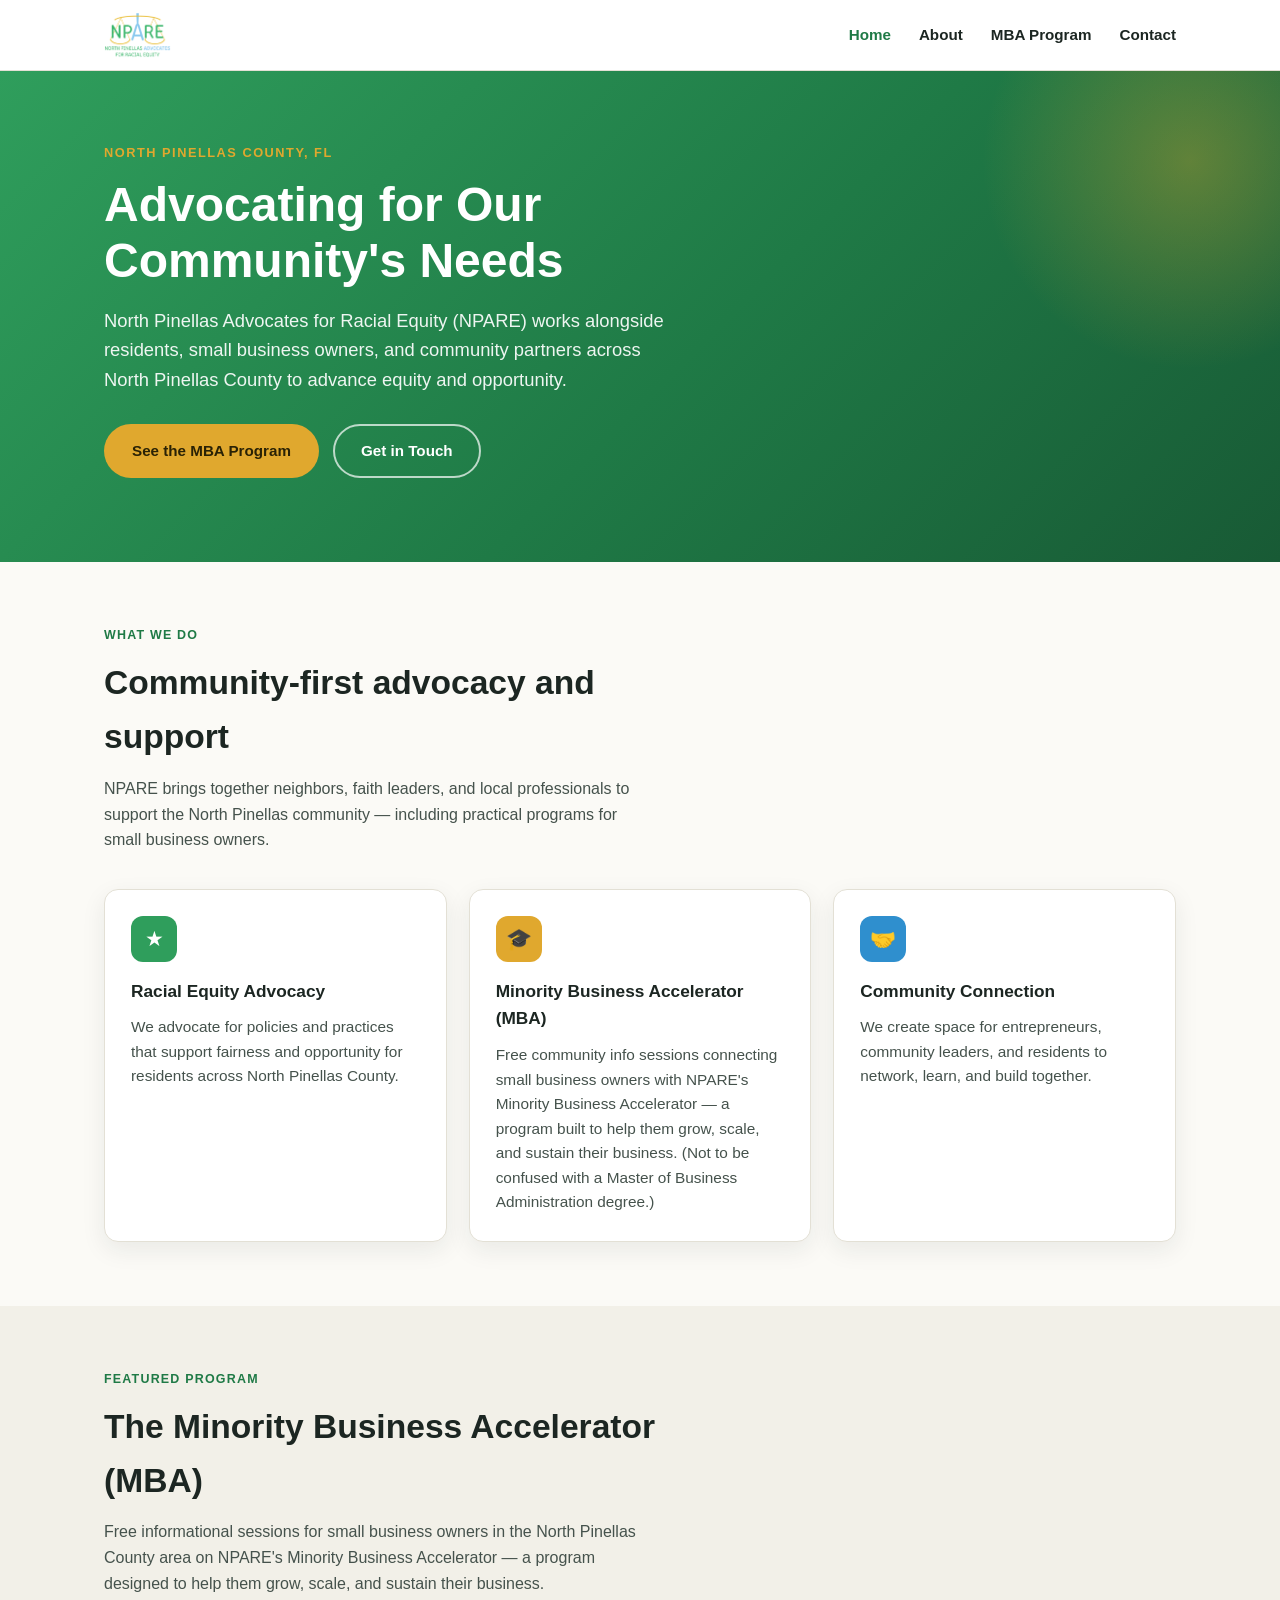
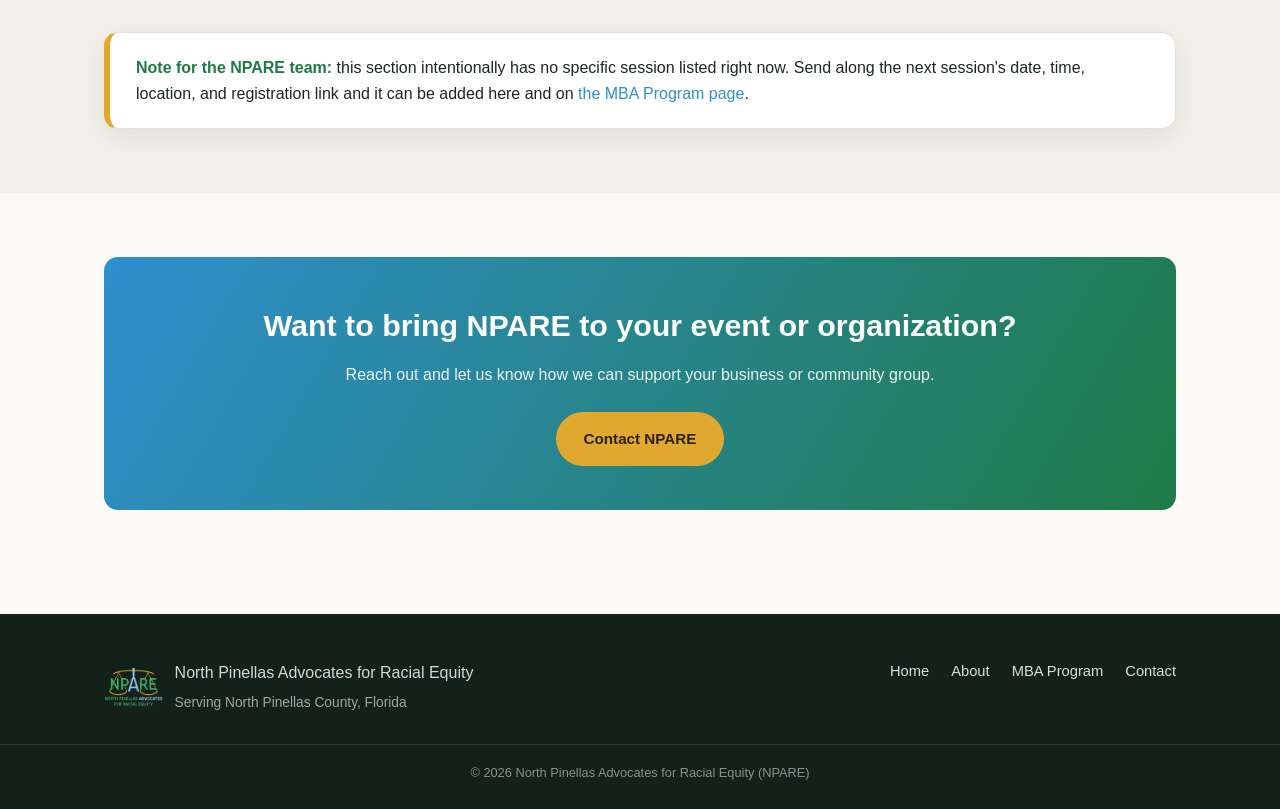
<file: index.html>
<!DOCTYPE html>
<html lang="en">
<head>
<meta charset="UTF-8">
<meta name="viewport" content="width=device-width, initial-scale=1.0">
<title>North Pinellas Advocates for Racial Equity (NPARE)</title>
<meta name="description" content="NPARE advocates for our community's needs in North Pinellas County, FL, including small business support through our Minority Business Accelerator (MBA) program.">
<link rel="icon" href="images/npare-logo.png">
<link rel="stylesheet" href="css/style.css">
</head>
<body>

<header class="site">
  <div class="wrap">
    <a class="brand" href="index.html">
      <img src="images/npare-logo.png" alt="NPARE logo">
    </a>
    <button class="nav-toggle" aria-label="Toggle menu"></button>
    <nav class="main">
      <a class="current" href="index.html">Home</a>
      <a href="about.html">About</a>
      <a href="mba-program.html">MBA Program</a>
      <a href="contact.html">Contact</a>
    </nav>
  </div>
</header>

<section class="hero">
  <div class="wrap">
    <div class="eyebrow">North Pinellas County, FL</div>
    <h1>Advocating for Our Community's Needs</h1>
    <p class="lead">North Pinellas Advocates for Racial Equity (NPARE) works alongside residents, small business owners, and community partners across North Pinellas County to advance equity and opportunity.</p>
    <div class="hero-actions">
      <a class="btn btn-gold" href="mba-program.html">See the MBA Program</a>
      <a class="btn btn-outline" href="contact.html">Get in Touch</a>
    </div>
  </div>
</section>

<section>
  <div class="wrap">
    <div class="section-head">
      <div class="kicker">What We Do</div>
      <h2>Community-first advocacy and support</h2>
      <p>NPARE brings together neighbors, faith leaders, and local professionals to support the North Pinellas community &mdash; including practical programs for small business owners.</p>
    </div>
    <div class="card-grid">
      <div class="card">
        <div class="icon i-green">&#9733;</div>
        <h3>Racial Equity Advocacy</h3>
        <p>We advocate for policies and practices that support fairness and opportunity for residents across North Pinellas County.</p>
      </div>
      <div class="card">
        <div class="icon i-gold">&#127891;</div>
        <h3>Minority Business Accelerator (MBA)</h3>
        <p>Free community info sessions connecting small business owners with NPARE's Minority Business Accelerator &mdash; a program built to help them grow, scale, and sustain their business. (Not to be confused with a Master of Business Administration degree.)</p>
      </div>
      <div class="card">
        <div class="icon i-blue">&#129309;</div>
        <h3>Community Connection</h3>
        <p>We create space for entrepreneurs, community leaders, and residents to network, learn, and build together.</p>
      </div>
    </div>
  </div>
</section>

<section class="alt">
  <div class="wrap">
    <div class="section-head">
      <div class="kicker">Featured Program</div>
      <h2>The Minority Business Accelerator (MBA)</h2>
      <p>Free informational sessions for small business owners in the North Pinellas County area on NPARE's Minority Business Accelerator &mdash; a program designed to help them grow, scale, and sustain their business.</p>
    </div>
    <div class="callout">
      <p style="margin:0"><strong>Note for the NPARE team:</strong> this section intentionally has no specific session listed right now. Send along the next session's date, time, location, and registration link and it can be added here and on <a href="mba-program.html">the MBA Program page</a>.</p>
    </div>
  </div>
</section>

<section>
  <div class="wrap">
    <div class="cta-band">
      <h2>Want to bring NPARE to your event or organization?</h2>
      <p>Reach out and let us know how we can support your business or community group.</p>
      <a class="btn btn-gold" href="contact.html">Contact NPARE</a>
    </div>
  </div>
</section>

<footer class="site">
  <div class="wrap">
    <div class="brand-foot">
      <img src="images/npare-logo.png" alt="NPARE logo">
      <div>
        <div>North Pinellas Advocates for Racial Equity</div>
        <p>Serving North Pinellas County, Florida</p>
      </div>
    </div>
    <nav>
      <a href="index.html">Home</a>
      <a href="about.html">About</a>
      <a href="mba-program.html">MBA Program</a>
      <a href="contact.html">Contact</a>
    </nav>
  </div>
  <div class="foot-bottom">&copy; <span id="y"></span> North Pinellas Advocates for Racial Equity (NPARE)</div>
</footer>

<script src="css/nav.js"></script>
<script>document.getElementById("y").textContent = new Date().getFullYear();</script>
</body>
</html>
</file>
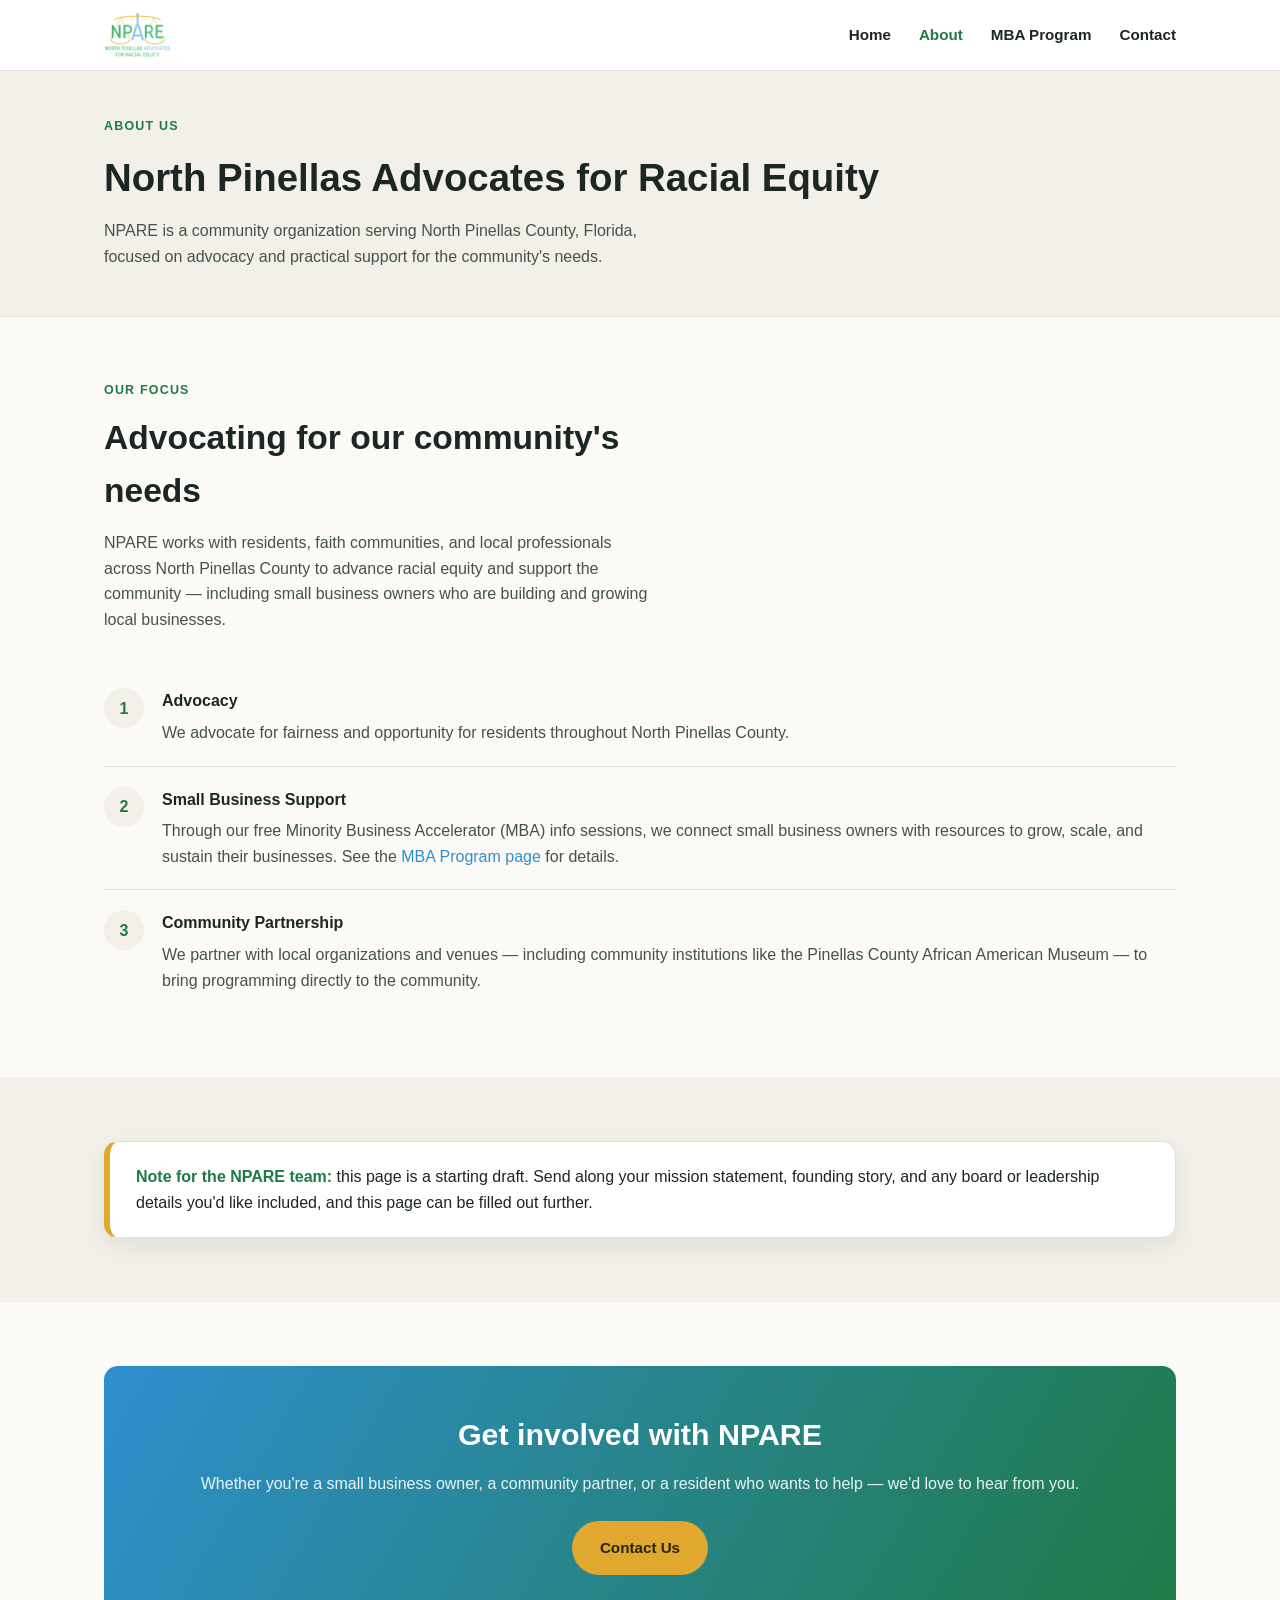
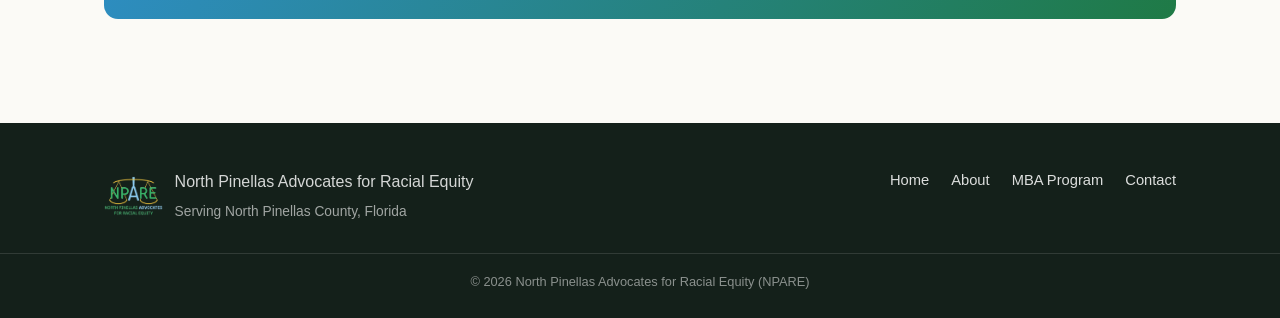
<file: about.html>
<!DOCTYPE html>
<html lang="en">
<head>
<meta charset="UTF-8">
<meta name="viewport" content="width=device-width, initial-scale=1.0">
<title>About &mdash; North Pinellas Advocates for Racial Equity</title>
<meta name="description" content="About NPARE — North Pinellas Advocates for Racial Equity, serving North Pinellas County, FL.">
<link rel="icon" href="images/npare-logo.png">
<link rel="stylesheet" href="css/style.css">
</head>
<body>

<header class="site">
  <div class="wrap">
    <a class="brand" href="index.html">
      <img src="images/npare-logo.png" alt="NPARE logo">
    </a>
    <button class="nav-toggle" aria-label="Toggle menu"></button>
    <nav class="main">
      <a href="index.html">Home</a>
      <a class="current" href="about.html">About</a>
      <a href="mba-program.html">MBA Program</a>
      <a href="contact.html">Contact</a>
    </nav>
  </div>
</header>

<div class="page-hero">
  <div class="wrap">
    <div class="kicker">About Us</div>
    <h1>North Pinellas Advocates for Racial Equity</h1>
    <p>NPARE is a community organization serving North Pinellas County, Florida, focused on advocacy and practical support for the community's needs.</p>
  </div>
</div>

<section>
  <div class="wrap">
    <div class="section-head">
      <div class="kicker">Our Focus</div>
      <h2>Advocating for our community's needs</h2>
      <p>NPARE works with residents, faith communities, and local professionals across North Pinellas County to advance racial equity and support the community &mdash; including small business owners who are building and growing local businesses.</p>
    </div>

    <div class="pillar">
      <div class="num">1</div>
      <div>
        <h4>Advocacy</h4>
        <p>We advocate for fairness and opportunity for residents throughout North Pinellas County.</p>
      </div>
    </div>
    <div class="pillar">
      <div class="num">2</div>
      <div>
        <h4>Small Business Support</h4>
        <p>Through our free Minority Business Accelerator (MBA) info sessions, we connect small business owners with resources to grow, scale, and sustain their businesses. See the <a href="mba-program.html">MBA Program page</a> for details.</p>
      </div>
    </div>
    <div class="pillar">
      <div class="num">3</div>
      <div>
        <h4>Community Partnership</h4>
        <p>We partner with local organizations and venues &mdash; including community institutions like the Pinellas County African American Museum &mdash; to bring programming directly to the community.</p>
      </div>
    </div>
  </div>
</section>

<section class="alt">
  <div class="wrap">
    <div class="callout">
      <p style="margin:0"><strong>Note for the NPARE team:</strong> this page is a starting draft. Send along your mission statement, founding story, and any board or leadership details you'd like included, and this page can be filled out further.</p>
    </div>
  </div>
</section>

<section>
  <div class="wrap">
    <div class="cta-band">
      <h2>Get involved with NPARE</h2>
      <p>Whether you're a small business owner, a community partner, or a resident who wants to help &mdash; we'd love to hear from you.</p>
      <a class="btn btn-gold" href="contact.html">Contact Us</a>
    </div>
  </div>
</section>

<footer class="site">
  <div class="wrap">
    <div class="brand-foot">
      <img src="images/npare-logo.png" alt="NPARE logo">
      <div>
        <div>North Pinellas Advocates for Racial Equity</div>
        <p>Serving North Pinellas County, Florida</p>
      </div>
    </div>
    <nav>
      <a href="index.html">Home</a>
      <a href="about.html">About</a>
      <a href="mba-program.html">MBA Program</a>
      <a href="contact.html">Contact</a>
    </nav>
  </div>
  <div class="foot-bottom">&copy; <span id="y"></span> North Pinellas Advocates for Racial Equity (NPARE)</div>
</footer>

<script src="css/nav.js"></script>
<script>document.getElementById("y").textContent = new Date().getFullYear();</script>
</body>
</html>
</file>
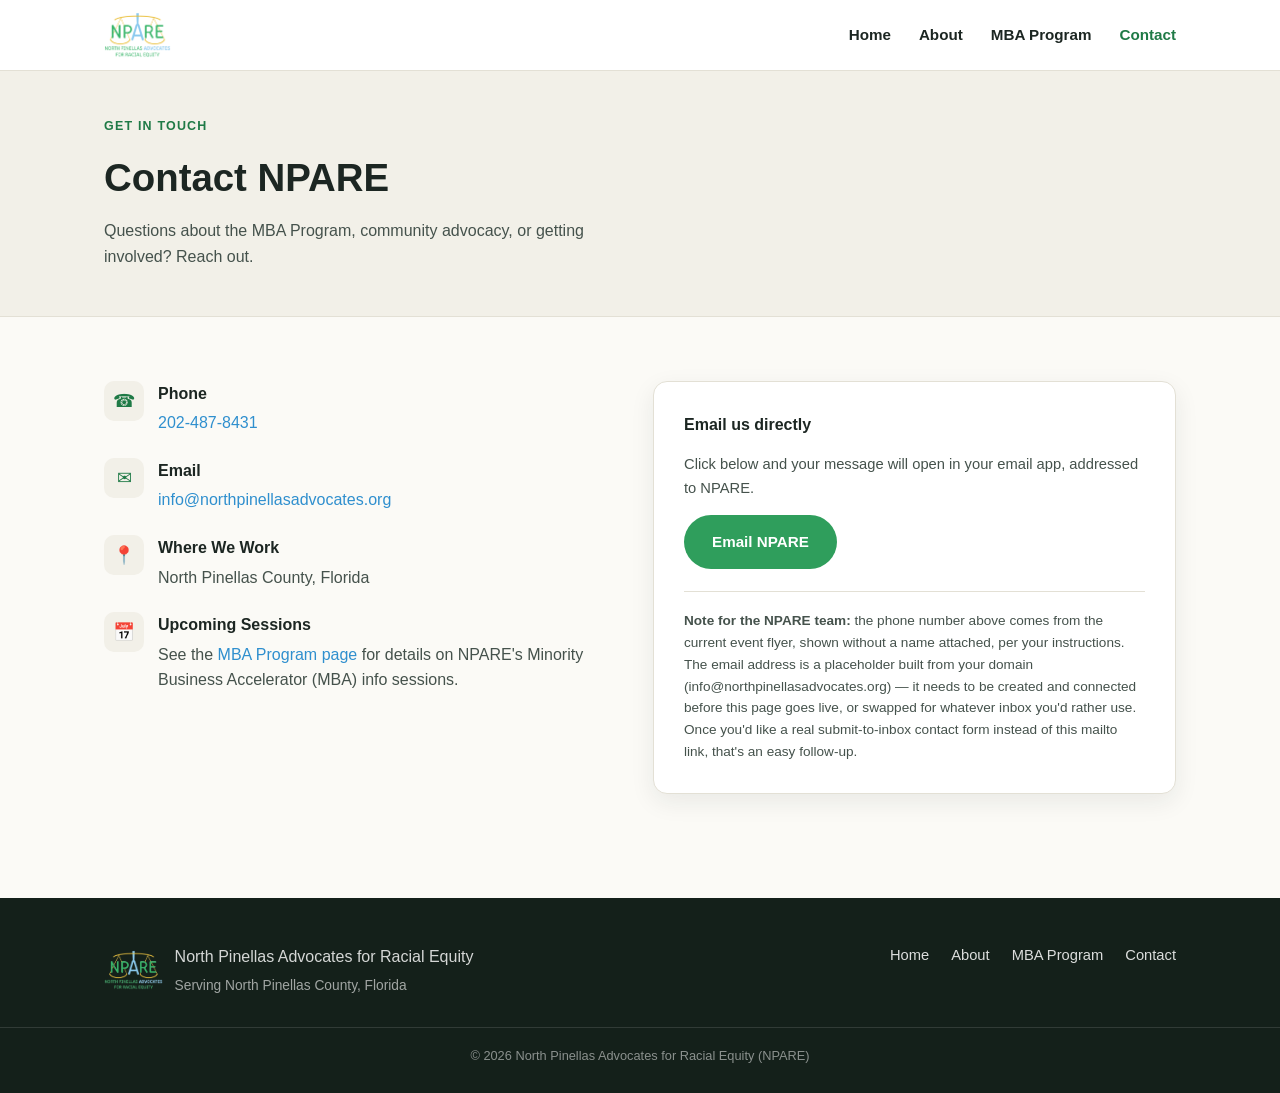
<file: contact.html>
<!DOCTYPE html>
<html lang="en">
<head>
<meta charset="UTF-8">
<meta name="viewport" content="width=device-width, initial-scale=1.0">
<title>Contact &mdash; North Pinellas Advocates for Racial Equity</title>
<meta name="description" content="Get in touch with NPARE — North Pinellas Advocates for Racial Equity.">
<link rel="icon" href="images/npare-logo.png">
<link rel="stylesheet" href="css/style.css">
</head>
<body>

<header class="site">
  <div class="wrap">
    <a class="brand" href="index.html">
      <img src="images/npare-logo.png" alt="NPARE logo">
    </a>
    <button class="nav-toggle" aria-label="Toggle menu"></button>
    <nav class="main">
      <a href="index.html">Home</a>
      <a href="about.html">About</a>
      <a href="mba-program.html">MBA Program</a>
      <a class="current" href="contact.html">Contact</a>
    </nav>
  </div>
</header>

<div class="page-hero">
  <div class="wrap">
    <div class="kicker">Get In Touch</div>
    <h1>Contact NPARE</h1>
    <p>Questions about the MBA Program, community advocacy, or getting involved? Reach out.</p>
  </div>
</div>

<section>
  <div class="wrap">
    <div class="contact-grid">
      <div class="contact-info">
        <div class="item">
          <div class="ic">&#9742;</div>
          <div>
            <h4>Phone</h4>
            <p><a href="tel:+12024878431">202-487-8431</a></p>
          </div>
        </div>
        <div class="item">
          <div class="ic">&#9993;</div>
          <div>
            <h4>Email</h4>
            <p><a href="mailto:info@northpinellasadvocates.org">info@northpinellasadvocates.org</a></p>
          </div>
        </div>
        <div class="item">
          <div class="ic">&#128205;</div>
          <div>
            <h4>Where We Work</h4>
            <p>North Pinellas County, Florida</p>
          </div>
        </div>
        <div class="item">
          <div class="ic">&#128197;</div>
          <div>
            <h4>Upcoming Sessions</h4>
            <p>See the <a href="mba-program.html">MBA Program page</a> for details on NPARE's Minority Business Accelerator (MBA) info sessions.</p>
          </div>
        </div>
      </div>

      <div class="form-card">
        <p style="margin-top:0"><strong>Email us directly</strong></p>
        <p style="color:var(--ink-soft); font-size:0.92rem;">Click below and your message will open in your email app, addressed to NPARE.</p>
        <a class="btn btn-green" href="mailto:info@northpinellasadvocates.org?subject=Message%20from%20northpinellasadvocates.org">Email NPARE</a>
        <div style="margin-top:22px; padding-top:18px; border-top:1px solid var(--line);">
          <p style="margin:0; color:var(--ink-soft); font-size:0.85rem;"><strong>Note for the NPARE team:</strong> the phone number above comes from the current event flyer, shown without a name attached, per your instructions. The email address is a placeholder built from your domain (info@northpinellasadvocates.org) &mdash; it needs to be created and connected before this page goes live, or swapped for whatever inbox you'd rather use. Once you'd like a real submit-to-inbox contact form instead of this mailto link, that's an easy follow-up.</p>
        </div>
      </div>
    </div>
  </div>
</section>

<footer class="site">
  <div class="wrap">
    <div class="brand-foot">
      <img src="images/npare-logo.png" alt="NPARE logo">
      <div>
        <div>North Pinellas Advocates for Racial Equity</div>
        <p>Serving North Pinellas County, Florida</p>
      </div>
    </div>
    <nav>
      <a href="index.html">Home</a>
      <a href="about.html">About</a>
      <a href="mba-program.html">MBA Program</a>
      <a href="contact.html">Contact</a>
    </nav>
  </div>
  <div class="foot-bottom">&copy; <span id="y"></span> North Pinellas Advocates for Racial Equity (NPARE)</div>
</footer>

<script src="css/nav.js"></script>
<script>document.getElementById("y").textContent = new Date().getFullYear();</script>
</body>
</html>
</file>
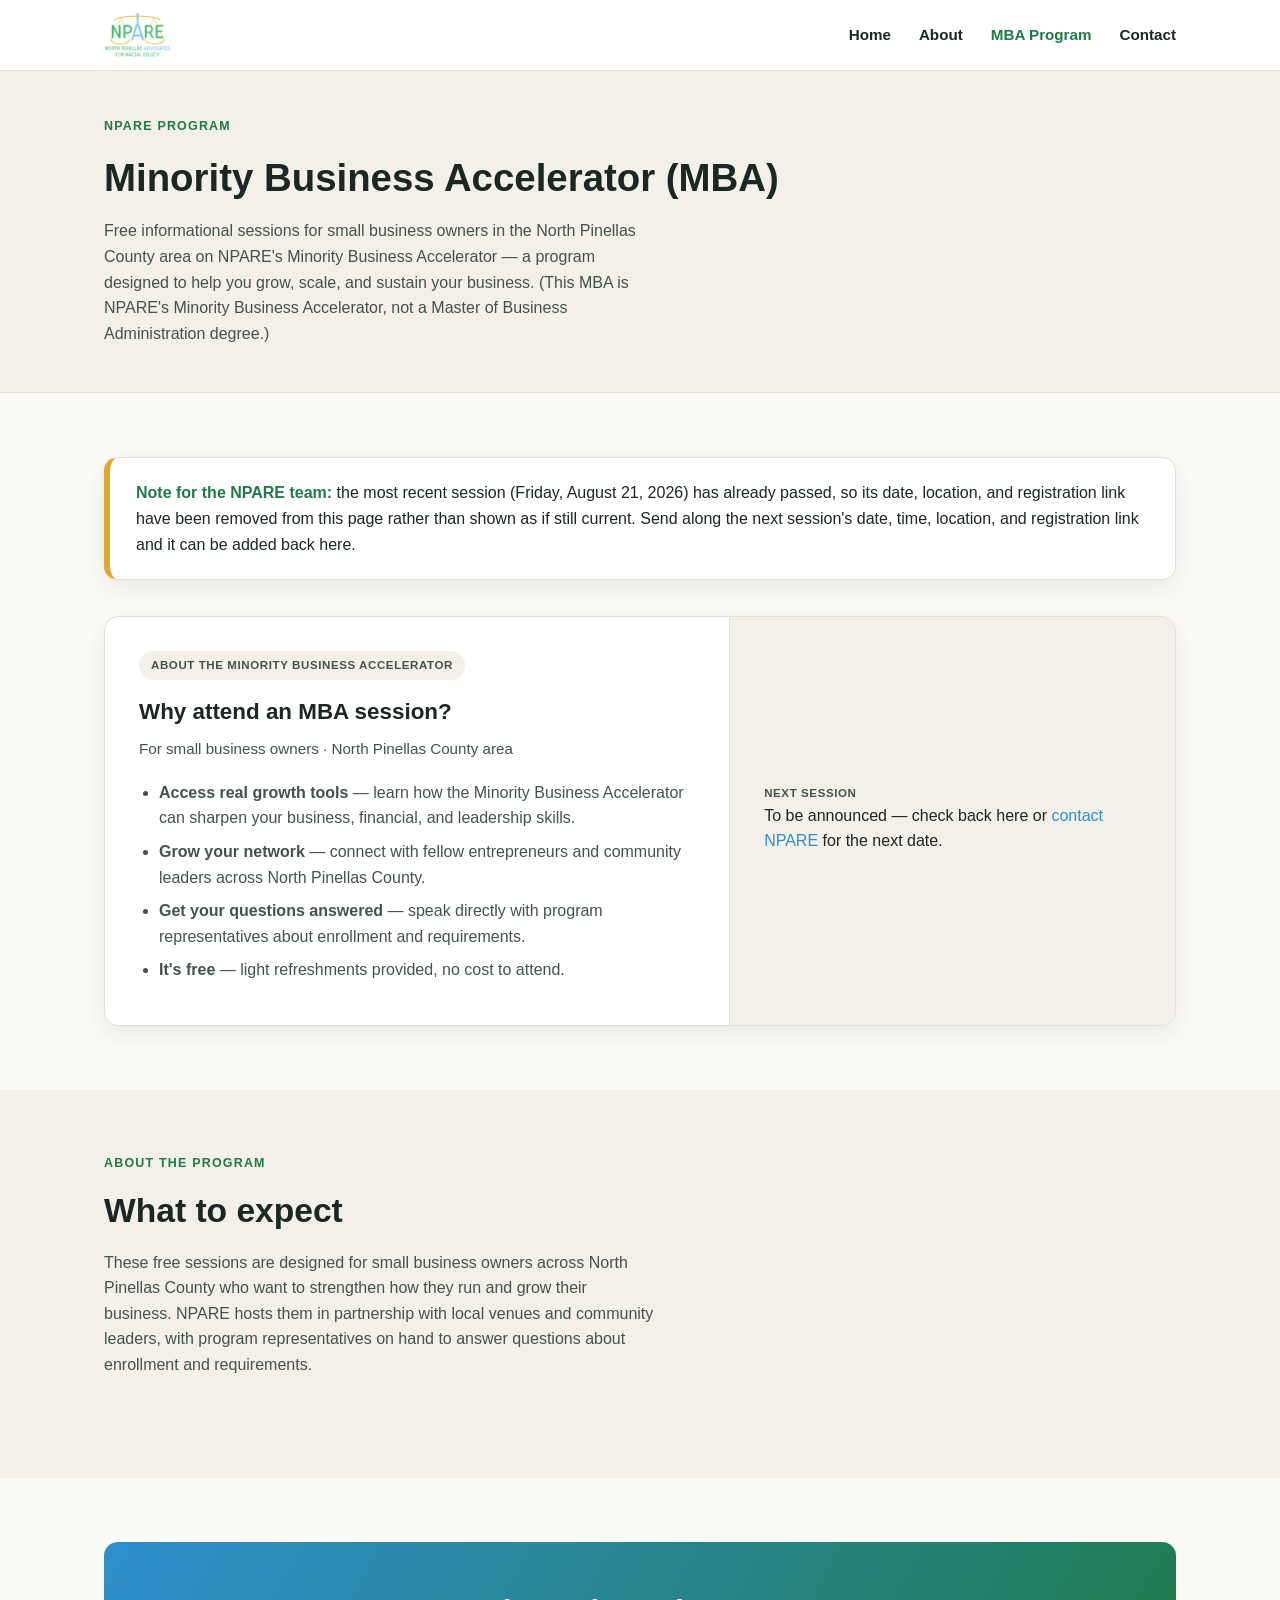
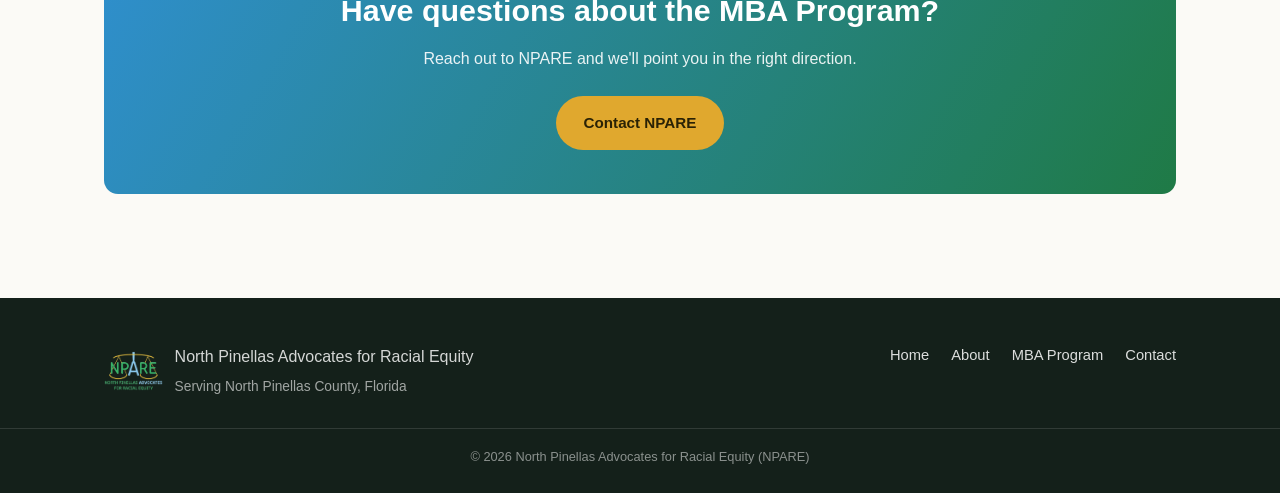
<file: mba-program.html>
<!DOCTYPE html>
<html lang="en">
<head>
<meta charset="UTF-8">
<meta name="viewport" content="width=device-width, initial-scale=1.0">
<title>Minority Business Accelerator (MBA) &mdash; NPARE</title>
<meta name="description" content="NPARE's Minority Business Accelerator (MBA) &mdash; free informational sessions for small business owners in North Pinellas County designed to help you grow, scale, and sustain your business.">
<link rel="icon" href="images/npare-logo.png">
<link rel="stylesheet" href="css/style.css">
</head>
<body>

<header class="site">
  <div class="wrap">
    <a class="brand" href="index.html">
      <img src="images/npare-logo.png" alt="NPARE logo">
    </a>
    <button class="nav-toggle" aria-label="Toggle menu"></button>
    <nav class="main">
      <a href="index.html">Home</a>
      <a href="about.html">About</a>
      <a class="current" href="mba-program.html">MBA Program</a>
      <a href="contact.html">Contact</a>
    </nav>
  </div>
</header>

<div class="page-hero">
  <div class="wrap">
    <div class="kicker">NPARE Program</div>
    <h1>Minority Business Accelerator (MBA)</h1>
    <p>Free informational sessions for small business owners in the North Pinellas County area on NPARE's Minority Business Accelerator &mdash; a program designed to help you grow, scale, and sustain your business. (This MBA is NPARE's Minority Business Accelerator, not a Master of Business Administration degree.)</p>
  </div>
</div>

<section>
  <div class="wrap">
    <div class="callout" style="margin-bottom:36px;">
      <p style="margin:0"><strong>Note for the NPARE team:</strong> the most recent session (Friday, August 21, 2026) has already passed, so its date, location, and registration link have been removed from this page rather than shown as if still current. Send along the next session's date, time, location, and registration link and it can be added back here.</p>
    </div>

    <div class="event-card">
      <div class="body">
        <span class="event-status">About the Minority Business Accelerator</span>
        <h3>Why attend an MBA session?</h3>
        <div class="meta">For small business owners &middot; North Pinellas County area</div>
        <ul>
          <li><strong>Access real growth tools</strong> &mdash; learn how the Minority Business Accelerator can sharpen your business, financial, and leadership skills.</li>
          <li><strong>Grow your network</strong> &mdash; connect with fellow entrepreneurs and community leaders across North Pinellas County.</li>
          <li><strong>Get your questions answered</strong> &mdash; speak directly with program representatives about enrollment and requirements.</li>
          <li><strong>It's free</strong> &mdash; light refreshments provided, no cost to attend.</li>
        </ul>
      </div>
      <div class="side">
        <div class="fact">
          <div class="label">Next Session</div>
          <div class="value">To be announced &mdash; check back here or <a href="contact.html">contact NPARE</a> for the next date.</div>
        </div>
      </div>
    </div>
  </div>
</section>

<section class="alt">
  <div class="wrap">
    <div class="section-head">
      <div class="kicker">About the Program</div>
      <h2>What to expect</h2>
      <p>These free sessions are designed for small business owners across North Pinellas County who want to strengthen how they run and grow their business. NPARE hosts them in partnership with local venues and community leaders, with program representatives on hand to answer questions about enrollment and requirements.</p>
    </div>
  </div>
</section>

<section>
  <div class="wrap">
    <div class="cta-band">
      <h2>Have questions about the MBA Program?</h2>
      <p>Reach out to NPARE and we'll point you in the right direction.</p>
      <a class="btn btn-gold" href="contact.html">Contact NPARE</a>
    </div>
  </div>
</section>

<footer class="site">
  <div class="wrap">
    <div class="brand-foot">
      <img src="images/npare-logo.png" alt="NPARE logo">
      <div>
        <div>North Pinellas Advocates for Racial Equity</div>
        <p>Serving North Pinellas County, Florida</p>
      </div>
    </div>
    <nav>
      <a href="index.html">Home</a>
      <a href="about.html">About</a>
      <a href="mba-program.html">MBA Program</a>
      <a href="contact.html">Contact</a>
    </nav>
  </div>
  <div class="foot-bottom">&copy; <span id="y"></span> North Pinellas Advocates for Racial Equity (NPARE)</div>
</footer>

<script src="css/nav.js"></script>
<script>document.getElementById("y").textContent = new Date().getFullYear();</script>
</body>
</html>
</file>
<file: css/style.css>
:root {
  --green: #2f9e5c;
  --green-dark: #1f7a46;
  --blue: #5fb3e6;
  --blue-dark: #2f8fce;
  --gold: #e0a82e;
  --ink: #1c2622;
  --ink-soft: #45524c;
  --paper: #fbfaf6;
  --paper-alt: #f2f0e8;
  --line: #e3e0d5;
  --radius: 14px;
  --shadow: 0 8px 24px rgba(28, 38, 34, 0.08);
  --maxw: 1120px;
}

* { box-sizing: border-box; }

html { scroll-behavior: smooth; }

body {
  margin: 0;
  font-family: "Segoe UI", -apple-system, BlinkMacSystemFont, Helvetica, Arial, sans-serif;
  color: var(--ink);
  background: var(--paper);
  line-height: 1.6;
}

img { max-width: 100%; display: block; }

a { color: var(--blue-dark); text-decoration: none; }
a:hover { text-decoration: underline; }

.wrap {
  max-width: var(--maxw);
  margin: 0 auto;
  padding: 0 24px;
}

/* ---------- Header ---------- */
header.site {
  background: #fff;
  border-bottom: 1px solid var(--line);
  position: sticky;
  top: 0;
  z-index: 50;
}

header.site .wrap {
  display: flex;
  align-items: center;
  justify-content: space-between;
  padding-top: 12px;
  padding-bottom: 12px;
}

.brand {
  display: flex;
  align-items: center;
  gap: 12px;
  color: var(--ink);
}
.brand:hover { text-decoration: none; }
.brand img { height: 46px; width: auto; }
.brand-text { line-height: 1.15; }
.brand-text .full {
  font-weight: 700;
  font-size: 0.98rem;
  letter-spacing: 0.2px;
}
.brand-text .sub {
  font-size: 0.72rem;
  color: var(--ink-soft);
  text-transform: uppercase;
  letter-spacing: 0.6px;
}

nav.main {
  display: flex;
  align-items: center;
  gap: 28px;
}
nav.main a {
  color: var(--ink);
  font-weight: 600;
  font-size: 0.95rem;
}
nav.main a.current { color: var(--green-dark); }
nav.main a:hover { text-decoration: none; color: var(--green-dark); }

.nav-toggle {
  display: none;
  background: none;
  border: 1px solid var(--line);
  border-radius: 8px;
  width: 42px;
  height: 38px;
  cursor: pointer;
}
.nav-toggle span, .nav-toggle::before, .nav-toggle::after {
  content: "";
  display: block;
  height: 2px;
  background: var(--ink);
  margin: 8px 10px;
}

@media (max-width: 760px) {
  nav.main {
    position: absolute;
    top: 70px;
    left: 0;
    right: 0;
    background: #fff;
    border-bottom: 1px solid var(--line);
    flex-direction: column;
    align-items: flex-start;
    gap: 0;
    padding: 8px 24px 16px;
    display: none;
  }
  nav.main.open { display: flex; }
  nav.main a { padding: 10px 0; width: 100%; }
  .nav-toggle { display: block; }
}

/* ---------- Hero ---------- */
.hero {
  background: linear-gradient(135deg, var(--green) 0%, var(--green-dark) 55%, #185a35 100%);
  color: #fff;
  padding: 72px 0 84px;
  position: relative;
  overflow: hidden;
}
.hero::after {
  content: "";
  position: absolute;
  right: -120px;
  top: -120px;
  width: 420px;
  height: 420px;
  border-radius: 50%;
  background: radial-gradient(circle, rgba(224,168,46,0.35), rgba(224,168,46,0) 70%);
}
.hero .wrap { position: relative; }
.hero .eyebrow {
  text-transform: uppercase;
  letter-spacing: 1.5px;
  font-size: 0.8rem;
  font-weight: 700;
  color: var(--gold);
  margin-bottom: 14px;
}
.hero h1 {
  font-size: clamp(2rem, 4.5vw, 3rem);
  line-height: 1.15;
  margin: 0 0 18px;
  max-width: 18ch;
}
.hero p.lead {
  font-size: 1.15rem;
  max-width: 56ch;
  color: rgba(255,255,255,0.92);
  margin: 0 0 30px;
}
.hero-actions { display: flex; gap: 14px; flex-wrap: wrap; }

.btn {
  display: inline-block;
  padding: 13px 26px;
  border-radius: 999px;
  font-weight: 700;
  font-size: 0.95rem;
  border: 2px solid transparent;
  cursor: pointer;
}
.btn:hover { text-decoration: none; }
.btn-gold {
  background: var(--gold);
  color: #2a2205;
}
.btn-gold:hover { background: #eab84a; }
.btn-outline {
  background: transparent;
  color: #fff;
  border-color: rgba(255,255,255,0.7);
}
.btn-outline:hover { background: rgba(255,255,255,0.12); }
.btn-green {
  background: var(--green);
  color: #fff;
}
.btn-green:hover { background: var(--green-dark); }

/* ---------- Sections ---------- */
section { padding: 64px 0; }
section.alt { background: var(--paper-alt); }

.section-head { max-width: 62ch; margin-bottom: 36px; }
.section-head .kicker {
  color: var(--green-dark);
  font-weight: 700;
  text-transform: uppercase;
  font-size: 0.78rem;
  letter-spacing: 1.2px;
  margin-bottom: 10px;
}
.section-head h2 {
  font-size: clamp(1.5rem, 3vw, 2.1rem);
  margin: 0 0 12px;
}
.section-head p { color: var(--ink-soft); margin: 0; }

.card-grid {
  display: grid;
  grid-template-columns: repeat(3, 1fr);
  gap: 22px;
}
@media (max-width: 860px) {
  .card-grid { grid-template-columns: 1fr; }
}

.card {
  background: #fff;
  border: 1px solid var(--line);
  border-radius: var(--radius);
  padding: 26px;
  box-shadow: var(--shadow);
}
.card .icon {
  width: 46px;
  height: 46px;
  border-radius: 12px;
  display: flex;
  align-items: center;
  justify-content: center;
  font-size: 1.3rem;
  margin-bottom: 16px;
  color: #fff;
}
.card h3 { margin: 0 0 10px; font-size: 1.08rem; }
.card p { margin: 0; color: var(--ink-soft); font-size: 0.96rem; }

.icon.i-green { background: var(--green); }
.icon.i-gold { background: var(--gold); }
.icon.i-blue { background: var(--blue-dark); }

/* ---------- Callout / banner ---------- */
.callout {
  background: #fff;
  border: 1px solid var(--line);
  border-left: 6px solid var(--gold);
  border-radius: var(--radius);
  padding: 22px 26px;
  box-shadow: var(--shadow);
}
.callout strong { color: var(--green-dark); }

/* ---------- Event card ---------- */
.event-card {
  display: grid;
  grid-template-columns: 1.4fr 1fr;
  gap: 0;
  background: #fff;
  border: 1px solid var(--line);
  border-radius: var(--radius);
  overflow: hidden;
  box-shadow: var(--shadow);
}
@media (max-width: 800px) {
  .event-card { grid-template-columns: 1fr; }
}
.event-card .body { padding: 34px; }
.event-card .side {
  background: var(--paper-alt);
  padding: 34px;
  border-left: 1px solid var(--line);
  display: flex;
  flex-direction: column;
  gap: 18px;
  justify-content: center;
}
@media (max-width: 800px) {
  .event-card .side { border-left: none; border-top: 1px solid var(--line); }
}
.event-status {
  display: inline-block;
  font-size: 0.72rem;
  font-weight: 700;
  text-transform: uppercase;
  letter-spacing: 0.6px;
  padding: 5px 12px;
  border-radius: 999px;
  background: var(--paper-alt);
  color: var(--ink-soft);
  margin-bottom: 14px;
}
.event-card h3 { margin: 0 0 8px; font-size: 1.4rem; }
.event-card .meta { color: var(--ink-soft); margin-bottom: 18px; font-size: 0.95rem; }
.event-card ul { padding-left: 20px; margin: 0; color: var(--ink-soft); }
.event-card li { margin-bottom: 8px; }
.fact { margin-bottom: 4px; }
.fact .label {
  font-size: 0.72rem;
  text-transform: uppercase;
  letter-spacing: 0.6px;
  color: var(--ink-soft);
  font-weight: 700;
}
.fact .value { font-size: 1rem; }
.qr-box { text-align: center; }
.qr-box img { width: 120px; margin: 0 auto 8px; border: 1px solid var(--line); border-radius: 8px; }
.qr-box span { font-size: 0.78rem; color: var(--ink-soft); }

/* ---------- Stats ---------- */
.stat-strip {
  display: grid;
  grid-template-columns: repeat(3, 1fr);
  gap: 18px;
}
@media (max-width: 760px) { .stat-strip { grid-template-columns: 1fr; } }
.stat {
  text-align: center;
  padding: 24px;
  background: #fff;
  border: 1px solid var(--line);
  border-radius: var(--radius);
}
.stat .n { font-size: 1.9rem; font-weight: 800; color: var(--green-dark); }
.stat .l { color: var(--ink-soft); font-size: 0.9rem; }

/* ---------- Timeline / list ---------- */
.pillar {
  display: flex;
  gap: 18px;
  padding: 20px 0;
  border-bottom: 1px solid var(--line);
}
.pillar:last-child { border-bottom: none; }
.pillar .num {
  flex: none;
  width: 40px;
  height: 40px;
  border-radius: 50%;
  background: var(--paper-alt);
  color: var(--green-dark);
  font-weight: 800;
  display: flex;
  align-items: center;
  justify-content: center;
}
.pillar h4 { margin: 0 0 6px; }
.pillar p { margin: 0; color: var(--ink-soft); }

/* ---------- CTA band ---------- */
.cta-band {
  background: linear-gradient(120deg, var(--blue-dark), var(--green-dark));
  color: #fff;
  border-radius: var(--radius);
  padding: 44px;
  text-align: center;
}
.cta-band h2 { margin: 0 0 12px; font-size: clamp(1.4rem, 3vw, 1.9rem); }
.cta-band p { margin: 0 0 24px; color: rgba(255,255,255,0.9); }

/* ---------- Form ---------- */
.form-card {
  background: #fff;
  border: 1px solid var(--line);
  border-radius: var(--radius);
  padding: 30px;
  box-shadow: var(--shadow);
}
.form-row { margin-bottom: 16px; }
.form-row label {
  display: block;
  font-weight: 600;
  font-size: 0.88rem;
  margin-bottom: 6px;
}
.form-row input, .form-row textarea {
  width: 100%;
  padding: 11px 13px;
  border: 1px solid var(--line);
  border-radius: 8px;
  font-family: inherit;
  font-size: 0.95rem;
  background: var(--paper);
}
.form-row textarea { resize: vertical; min-height: 120px; }

.contact-grid {
  display: grid;
  grid-template-columns: 1fr 1fr;
  gap: 26px;
}
@media (max-width: 800px) { .contact-grid { grid-template-columns: 1fr; } }

.contact-info .item { display: flex; gap: 14px; margin-bottom: 22px; }
.contact-info .ic {
  flex: none;
  width: 40px; height: 40px;
  border-radius: 10px;
  background: var(--paper-alt);
  color: var(--green-dark);
  display: flex; align-items: center; justify-content: center;
  font-size: 1.1rem;
}
.contact-info h4 { margin: 0 0 4px; }
.contact-info p { margin: 0; color: var(--ink-soft); }

/* ---------- Footer ---------- */
footer.site {
  background: #14201a;
  color: rgba(255,255,255,0.82);
  padding: 46px 0 26px;
  margin-top: 40px;
}
footer.site .wrap {
  display: flex;
  justify-content: space-between;
  gap: 30px;
  flex-wrap: wrap;
}
footer.site .brand-foot { display: flex; align-items: center; gap: 12px; max-width: 420px; }
footer.site .brand-foot img { height: 40px; }
footer.site .brand-foot p { margin: 6px 0 0; font-size: 0.86rem; color: rgba(255,255,255,0.6); }
footer.site nav { display: flex; gap: 22px; flex-wrap: wrap; }
footer.site nav a { color: rgba(255,255,255,0.85); font-size: 0.92rem; }
.foot-bottom {
  border-top: 1px solid rgba(255,255,255,0.12);
  margin-top: 30px;
  padding-top: 18px;
  font-size: 0.8rem;
  color: rgba(255,255,255,0.5);
  text-align: center;
}

/* ---------- Page hero (inner pages) ---------- */
.page-hero {
  background: var(--paper-alt);
  border-bottom: 1px solid var(--line);
  padding: 46px 0;
}
.page-hero .kicker {
  color: var(--green-dark);
  font-weight: 700;
  text-transform: uppercase;
  font-size: 0.78rem;
  letter-spacing: 1.2px;
  margin-bottom: 10px;
}
.page-hero h1 { margin: 0 0 10px; font-size: clamp(1.7rem, 3.6vw, 2.4rem); }
.page-hero p { margin: 0; color: var(--ink-soft); max-width: 62ch; }
</file>
